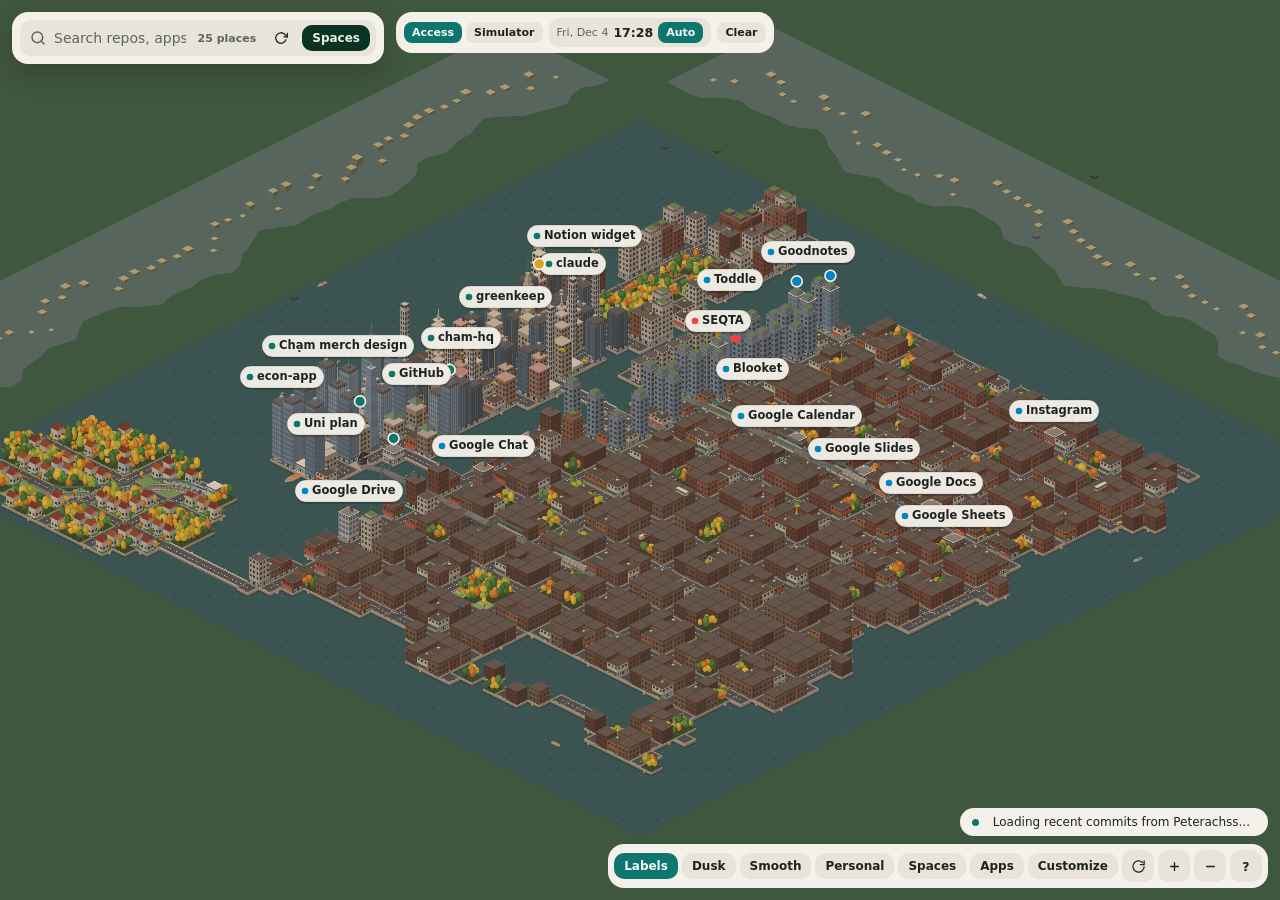
<file: index.html>
<!DOCTYPE html>
<html lang="en">
<head>
  <meta charset="UTF-8" />
  <meta name="viewport" content="width=device-width, initial-scale=1.0, viewport-fit=cover" />
  <meta name="theme-color" content="#0f766e" />
  <title>Workspace City, GitHub &amp; Google Maps Studio</title>
  <meta name="description" content="Interactive isometric city workspace uniting GitHub repositories, Google apps, study tools, live simulation, and PWA offline support." />
  <meta property="og:title" content="Workspace City, GitHub &amp; Google Maps Studio" />
  <meta property="og:description" content="Explore GitHub repos, Google apps, live commits, bots, traffic simulation, and economy on a sharp 32x32 isometric city." />
  <meta property="og:type" content="website" />
  <link rel="manifest" href="manifest.webmanifest" />
  <link rel="dns-prefetch" href="https://docs.google.com" />
  <link rel="dns-prefetch" href="https://mail.google.com" />
  <link rel="dns-prefetch" href="https://calendar.google.com" />
  <link rel="dns-prefetch" href="https://learn.ishcmc.edu.vn" />
  <link rel="dns-prefetch" href="https://web.toddleapp.com" />
  <link rel="dns-prefetch" href="https://web.goodnotes.com" />
  <link rel="dns-prefetch" href="https://dashboard.blooket.com" />
  <link rel="dns-prefetch" href="https://github.com" />
  <link rel="dns-prefetch" href="https://econ-app-bice.vercel.app" />
  <link rel="icon" href="icon.svg" type="image/svg+xml" />
  <link rel="stylesheet" href="city.css?v=113" />
</head>
<body>
  <main class="app">
    <canvas id="stage" aria-label="Interactive workspace city map. Drag to pan, scroll to zoom, click any building or label to open it."></canvas>

    <section class="search-dock ui-chrome" aria-label="Workspace search and filters">
      <div class="search-bar">
        <svg class="search-icon" width="16" height="16" viewBox="0 0 24 24" fill="none" stroke="currentColor" stroke-width="2.2" stroke-linecap="round" stroke-linejoin="round" aria-hidden="true"><circle cx="11" cy="11" r="8"/><line x1="21" y1="21" x2="16.65" y2="16.65"/></svg>
        <input id="repoSearch" type="search" placeholder="Search repos, apps, commits..." autocomplete="off" aria-label="Search repositories, apps, commits, and issues" />
        <button id="clearSearch" class="chip icon tiny" type="button" aria-label="Clear search" hidden>
          <svg width="14" height="14" viewBox="0 0 24 24" fill="none" stroke="currentColor" stroke-width="2.2" aria-hidden="true"><line x1="18" y1="6" x2="6" y2="18"/><line x1="6" y1="6" x2="18" y2="18"/></svg>
        </button>
        <span id="repoCount" class="repo-count tnum">20 places</span>
        <button id="syncBtn" class="chip icon tiny sync-wrap" type="button" aria-label="Refresh live GitHub and weather data" title="Sync GitHub and weather">
          <svg width="14" height="14" viewBox="0 0 24 24" fill="none" stroke="currentColor" stroke-width="2.2" stroke-linecap="round" stroke-linejoin="round" aria-hidden="true"><polyline points="23 4 23 10 17 10"/><path d="M20.49 15a9 9 0 1 1-2.12-9.36L23 10"/></svg>
          <span id="notifBadge" class="notif-badge" hidden>0</span>
        </button>
        <button id="wsTopBtn" class="chip small ws-dock" type="button" title="Open your workspaces (Ctrl+K to jump anywhere)">Spaces</button>
      </div>

      <div id="searchResults" class="search-results" role="listbox" aria-label="Matching items" hidden></div>
    </section>

    <header class="sim-pill ui-chrome" aria-label="City clock, weather, and simulation status">
      <div class="mode-switch" role="group" aria-label="App mode">
        <button class="chip tiny mode-btn" type="button" data-mode="access" aria-pressed="true" title="Access mode: search, links and the city map">Access</button>
        <button class="chip tiny mode-btn" type="button" data-mode="sim" aria-pressed="false" title="Simulator mode: economy and building tools">Simulator</button>
      </div>
      <div class="sim-group">
        <span id="dateText" class="sim-meta tnum">Mon, Nov 11</span>
        <span id="clockText" class="sim-val tnum">17:24</span>
        <button id="autoTimeBtn" class="chip tiny" type="button" aria-pressed="true" title="Cycle between Auto Day/Night and Real Time clock">Auto</button>
      </div>
      <button id="weatherBtn" class="chip tiny" type="button" title="Toggle or refresh weather">Clear</button>
      <div class="sim-group sim-only">
        <span class="sim-meta">Funds</span>
        <span id="sMoney" class="sim-val tnum">$5,000</span>
      </div>
      <div class="sim-group sim-only">
        <span class="sim-meta">Pop</span>
        <span id="sPop" class="sim-val tnum">0</span>
      </div>
      <button id="econBtn" class="chip tiny sim-only" type="button" aria-expanded="false" aria-controls="econPop">Economy</button>
      <div class="speed-group sim-only" role="group" aria-label="Simulation speed">
        <button class="chip tiny speed-btn" type="button" data-speed="0" aria-pressed="false" aria-label="Pause simulation">Pause</button>
        <button class="chip tiny speed-btn" type="button" data-speed="1" aria-pressed="true">1x</button>
        <button class="chip tiny speed-btn" type="button" data-speed="2" aria-pressed="false">2x</button>
        <button class="chip tiny speed-btn" type="button" data-speed="5" aria-pressed="false">5x</button>
        <button id="stepBtn" class="chip tiny" type="button" title="Step one simulation tick">Step</button>
      </div>
    </header>


    <aside id="buildBar" class="build-bar sim-only ui-chrome" aria-label="Building tools">
      <span class="stat-label">Build</span>
      <div class="tool-grid">
        <button class="chip small tool-btn" type="button" data-tool="select" aria-pressed="true">Select</button>
        <button class="chip small tool-btn" type="button" data-tool="road" aria-pressed="false">Road $20</button>
        <button class="chip small tool-btn" type="button" data-tool="house" aria-pressed="false">Villa $120</button>
        <button class="chip small tool-btn" type="button" data-tool="shop" aria-pressed="false">Studio $200</button>
        <button class="chip small tool-btn" type="button" data-tool="apt" aria-pressed="false">Apts $400</button>
        <button class="chip small tool-btn" type="button" data-tool="office" aria-pressed="false">Tower $800</button>
        <button class="chip small tool-btn" type="button" data-tool="park" aria-pressed="false">Park $60</button>
        <button class="chip small tool-btn" type="button" data-tool="forest" aria-pressed="false">Trees $15</button>
        <button class="chip small tool-btn" type="button" data-tool="upgrade" aria-pressed="false">Upgrade</button>
        <button class="chip small tool-btn" type="button" data-tool="bulldoze" aria-pressed="false">Bulldoze</button>
      </div>
      <p id="buildHint" class="build-hint">Pick a tool, then click or drag on the map.</p>
    </aside>

    <div id="commitTicker" class="ticker-bar ui-chrome" aria-label="Live GitHub commit feed">
      <span class="ticker-dot" aria-hidden="true"></span>
      <button id="tickerLink" class="ticker-btn" type="button">Loading recent commits from Peterachss...</button>
    </div>

    <div id="launchPop" class="launch-pop ui-chrome" data-open="false" role="dialog" aria-label="Open Google and study apps">
      <p id="launchNote" class="stat-label"></p>
      <div id="launchGrid" class="launch-grid"></div>
    </div>

    <section class="map-controls ui-chrome" aria-label="Map, camera, and workspace tools">
      <button id="labelsBtn" class="chip small" type="button" aria-pressed="true">Labels</button>
      <button id="lightBtn" class="chip small" type="button" title="Switch between Dusk, Day and Night">Dusk</button>
      <button id="smoothBarBtn" class="chip small" type="button" aria-pressed="false" title="Smooth mode: steady 30 fps and lighter graphics. Use if the map stutters.">Smooth</button>
      <button id="acctBtn" class="chip small" type="button" aria-pressed="false" title="Switch Google account">Personal</button>
      <button id="wsBtn" class="chip small" type="button" aria-expanded="false" aria-controls="wsPop" title="Workspaces: saved links, tasks and notes (Ctrl+K to jump anywhere)">Spaces</button>
      <button id="launchBtn" class="chip small" type="button" aria-expanded="false" aria-controls="launchPop">Apps</button>
      <button id="customBtn" class="chip small" type="button" aria-expanded="false" aria-controls="customPop">Customize</button>
      <button id="rotBtn" class="chip icon" type="button" aria-label="Rotate map 90 degrees" title="Rotate view (R / Q)">
        <svg width="15" height="15" viewBox="0 0 24 24" fill="none" stroke="currentColor" stroke-width="2" stroke-linecap="round" stroke-linejoin="round" aria-hidden="true"><path d="M21 12a9 9 0 1 1-2.64-6.36"/><polyline points="21 3 21 9 15 9"/></svg>
      </button>
      <button id="zoomIn" class="chip icon" type="button" aria-label="Zoom in" title="Zoom in (+)">
        <svg width="15" height="15" viewBox="0 0 24 24" fill="none" stroke="currentColor" stroke-width="2.2" aria-hidden="true"><line x1="12" y1="5" x2="12" y2="19"/><line x1="5" y1="12" x2="19" y2="12"/></svg>
      </button>
      <button id="zoomOut" class="chip icon" type="button" aria-label="Zoom out" title="Zoom out (-)">
        <svg width="15" height="15" viewBox="0 0 24 24" fill="none" stroke="currentColor" stroke-width="2.2" aria-hidden="true"><line x1="5" y1="12" x2="19" y2="12"/></svg>
      </button>
      <button id="helpBtn" class="chip icon" type="button" aria-label="Keyboard shortcuts" title="Shortcuts (?)">?</button>
    </section>

    <button id="exitPhotoBtn" class="chip primary exit-photo" type="button" hidden>Exit photo mode</button>

    <aside id="inspectCard" class="pop inspect-card ui-chrome" role="dialog" aria-label="Building workspace" data-open="false">
      <div class="inspect-head">
        <div class="inspect-title-wrap">
          <h2 id="inspTitle">Workspace</h2>
          <p id="inspSub" class="insp-sub"></p>
        </div>
        <button id="inspClose" class="chip icon tiny" type="button" aria-label="Close workspace panel">
          <svg width="15" height="15" viewBox="0 0 24 24" fill="none" stroke="currentColor" stroke-width="2.2" aria-hidden="true"><line x1="18" y1="6" x2="6" y2="18"/><line x1="6" y1="6" x2="18" y2="18"/></svg>
        </button>
      </div>

      <p id="inspDesc" class="insp-body"></p>

      <div id="accountRow" class="account-row" hidden>
        <span class="stat-label">Google account</span>
        <div class="acct-pills" role="group" aria-label="Account index">
          <button class="chip tiny acct-btn" type="button" data-acct="0">Personal</button>
          <button class="chip tiny acct-btn" type="button" data-acct="1">School</button>
        </div>
        <span id="acctNote" class="stat-label"></span>
      </div>

      <div class="insp-actions-primary">
        <a id="inspWeb" class="chip small primary link-btn" href="#" target="_blank" rel="noopener noreferrer">Open live site</a>
        <a id="inspEditor" class="chip small link-btn" href="#" target="_blank" rel="noopener noreferrer">Open vscode.dev</a>
        <a id="inspGit" class="chip small link-btn" href="#" target="_blank" rel="noopener noreferrer">GitHub</a>
        <button id="inspCopy" class="chip small" type="button">Copy link</button>
        <button id="inspCutBtn" class="chip small" type="button" aria-pressed="false">Cutaway</button>
        <button id="inspEditBtn" class="chip small" type="button" aria-expanded="false" aria-controls="inspEditBox">Edit</button>
      </div>

      <form id="inspEditBox" class="edit-box" hidden>
        <div class="edit-grid">
          <label class="edit-field">
            <span class="stat-label">Label name</span>
            <input id="editName" class="field-input" type="text" required />
          </label>
          <label class="edit-field">
            <span class="stat-label">Main URL</span>
            <input id="editWeb" class="field-input" type="url" placeholder="https://..." />
          </label>
          <label class="edit-field">
            <span class="stat-label">Quick URL</span>
            <input id="editAlt" class="field-input" type="url" placeholder="https://..." />
          </label>
          <div class="field-row">
            <label class="edit-field grow">
              <span class="stat-label">Building style</span>
              <select id="editStyle" class="repo-select">
                <option value="office">Tower</option>
                <option value="apt">Vault Tower</option>
                <option value="school">Research Hall</option>
                <option value="clinic">Terrace Hub</option>
                <option value="shop">Studio</option>
                <option value="plaza">Civic Plaza</option>
                <option value="house">Villa</option>
                <option value="windmill">Lab Mill</option>
                <option value="wheel">Wheel Studio</option>
              </select>
            </label>
            <label class="edit-field">
              <span class="stat-label">Color</span>
              <input id="editColor" class="color-input" type="color" value="#7fa6c9" />
            </label>
          </div>
          <div class="field-row">
            <button id="editSaveBtn" class="chip small primary" type="submit">Save</button>
            <button id="editResetColor" class="chip small" type="button">Default color</button>
            <button id="editDeleteBtn" class="chip small danger" type="button" hidden>Remove</button>
          </div>
        </div>
      </form>

      <div id="inspMetrics" class="metrics-strip"></div>

      <div class="tabs-bar four" role="tablist" aria-label="Workspace details">
        <button class="tab-btn" type="button" role="tab" data-tab="overview" aria-selected="true">Overview</button>
        <button id="tab2Btn" class="tab-btn" type="button" role="tab" data-tab="second" aria-selected="false">Activity</button>
        <button id="tab3Btn" class="tab-btn" type="button" role="tab" data-tab="third" aria-selected="false">Files</button>
        <button id="tab4Btn" class="tab-btn" type="button" role="tab" data-tab="fourth" aria-selected="false">Issues</button>
      </div>

      <div id="tabOverview" class="tab-panel" role="tabpanel">
        <div id="localStudyBox" class="custom-group" hidden></div>

        <div class="bots-box">
          <div class="bots-head">
            <span class="stat-label">Active bots</span>
            <span id="botsLive" class="bots-live">Live</span>
          </div>
          <div id="inspBots" class="bots-list"></div>
        </div>

        <div id="langBarBox" class="custom-group" hidden>
          <span class="stat-label">Language breakdown</span>
          <div id="langBar" class="lang-bar"></div>
          <div id="langLegend" class="lang-legend"></div>
        </div>

        <div id="sparkBox" class="custom-group" hidden>
          <span class="stat-label">Recent commit cadence</span>
          <div id="sparkWrap"></div>
        </div>

        <div id="inspCloneBox" class="clone-box">
          <span class="stat-label">Quick clone</span>
          <code id="inspCloneCode" class="clone-code"></code>
        </div>
      </div>

      <div id="tabSecond" class="tab-panel" role="tabpanel" hidden>
        <div id="branchBar" class="field-row" hidden>
          <label class="edit-field grow">
            <span class="stat-label">Branch</span>
            <select id="branchSelect" class="repo-select"></select>
          </label>
        </div>
        <div id="inspSecondList" class="detail-list"></div>
      </div>

      <div id="tabThird" class="tab-panel" role="tabpanel" hidden>
        <form id="pinBookmarkForm" class="bookmark-form" hidden>
          <input id="bmLabel" class="field-input" type="text" placeholder="Pin label (e.g. Bio IA draft)" required />
          <input id="bmUrl" class="field-input" type="url" placeholder="https://docs.google.com/..." required />
          <button class="chip small primary" type="submit">Pin</button>
        </form>
        <div id="readmeBox" class="readme-box" hidden></div>
        <div id="inspThirdList" class="detail-list"></div>
      </div>

      <div id="tabFourth" class="tab-panel" role="tabpanel" hidden>
        <form id="deadlineForm" class="bookmark-form" hidden>
          <input id="dlTitle" class="field-input" type="text" placeholder="Homework / deadline..." required />
          <input id="dlDate" class="field-input" type="text" placeholder="Due (e.g. Thu 14)" required />
          <button class="chip small primary" type="submit">Add flag</button>
        </form>
        <div id="inspFourthList" class="detail-list"></div>
      </div>
    </aside>

    <section id="econPop" class="pop side-pop ui-chrome" role="dialog" aria-label="Economy, needs, goals, and events" data-open="false">
      <div class="inspect-head">
        <h2>City simulation &amp; economy</h2>
        <button class="chip icon tiny pop-close" data-target="econPop" data-btn="econBtn" type="button" aria-label="Close economy panel">
          <svg width="14" height="14" viewBox="0 0 24 24" fill="none" stroke="currentColor" stroke-width="2.2" aria-hidden="true"><line x1="18" y1="6" x2="6" y2="18"/><line x1="6" y1="6" x2="18" y2="18"/></svg>
        </button>
      </div>
      <div id="econStats" class="detail-list"></div>
      <div id="needsMeters" class="custom-group"></div>
      <div id="eventCard" class="custom-group" hidden></div>
      <div class="custom-group">
        <span class="stat-label">Bot productivity leaderboard</span>
        <div id="leaderboardList" class="detail-list"></div>
      </div>
      <div class="custom-group">
        <span class="stat-label">City goals &amp; achievements</span>
        <div id="goalsList" class="detail-list"></div>
      </div>
      <div class="custom-group">
        <span class="stat-label">Disasters &amp; dispatch</span>
        <div class="field-row">
          <button class="chip tiny danger disaster-btn" type="button" data-disaster="storm">Storm</button>
          <button class="chip tiny danger disaster-btn" type="button" data-disaster="power">Power cut</button>
          <button class="chip tiny danger disaster-btn" type="button" data-disaster="bugs">Bug alert</button>
          <button id="repairBtn" class="chip tiny primary" type="button">Dispatch truck</button>
        </div>
      </div>
    </section>

    <section id="citiesPop" class="pop side-pop ui-chrome" role="dialog" aria-label="Saved cities, sharing, and exports" data-open="false">
      <div class="inspect-head">
        <h2>Cities &amp; export</h2>
        <button class="chip icon tiny pop-close" data-target="citiesPop" data-btn="citiesBtn" type="button" aria-label="Close cities panel">
          <svg width="14" height="14" viewBox="0 0 24 24" fill="none" stroke="currentColor" stroke-width="2.2" aria-hidden="true"><line x1="18" y1="6" x2="6" y2="18"/><line x1="6" y1="6" x2="18" y2="18"/></svg>
        </button>
      </div>
      <div id="slotList" class="detail-list"></div>
      <div class="more-grid">
        <button id="shareLinkBtn" class="chip small primary" type="button">Copy share link</button>
        <button id="pngBtn" class="chip small" type="button">PNG screenshot</button>
        <button id="pngTransBtn" class="chip small" type="button">Transparent PNG</button>
        <button id="timelapseBtn" class="chip small" type="button">Record timelapse</button>
        <button id="exportBtn" class="chip small" type="button">Export JSON</button>
        <button id="importBtn" class="chip small" type="button">Import JSON</button>
        <button id="resetBtn" class="chip small danger" type="button">Reset layout</button>
        <input id="importFile" type="file" accept=".json,application/json" hidden />
      </div>
    </section>

    <section id="customPop" class="pop side-pop ui-chrome" role="dialog" aria-label="Customize workspace city" data-open="false">
      <div class="inspect-head">
        <h2>Customize &amp; look</h2>
        <button class="chip icon tiny pop-close" data-target="customPop" data-btn="customBtn" type="button" aria-label="Close customize panel">
          <svg width="14" height="14" viewBox="0 0 24 24" fill="none" stroke="currentColor" stroke-width="2.2" aria-hidden="true"><line x1="18" y1="6" x2="6" y2="18"/><line x1="6" y1="6" x2="18" y2="18"/></svg>
        </button>
      </div>
      <div class="custom-group">
        <span class="stat-label">City map &amp; saves</span>
        <div class="field-row"><button id="openCitiesBtn" class="chip small" type="button">Cities, saves &amp; New York map</button></div>
      </div>
      <div class="custom-group">
        <span class="stat-label">Map theme</span>
        <div id="themeRow" class="theme-grid" role="group" aria-label="Map biome themes">
          <button class="filter-chip theme-btn" type="button" data-theme="dark" aria-pressed="false">Dark</button>
          <button class="filter-chip theme-btn" type="button" data-theme="forest" aria-pressed="false">Forest</button>
          <button class="filter-chip theme-btn" type="button" data-theme="autumn" aria-pressed="true">Autumn</button>
          <button class="filter-chip theme-btn" type="button" data-theme="sakura" aria-pressed="false">Sakura</button>
          <button class="filter-chip theme-btn" type="button" data-theme="desert" aria-pressed="false">Desert</button>
          <button class="filter-chip theme-btn" type="button" data-theme="snow" aria-pressed="false">Snow</button>
        </div>
      </div>

      <div class="custom-group">
        <span class="stat-label">Time of day</span>
        <input id="clockSlider" type="range" min="0" max="24" step="0.05" value="17.4" aria-label="Adjust time of day" />
        <div class="more-grid">
          <button id="realTimeBtn" class="chip small" type="button" aria-pressed="false">Real-time clock</button>
          <button id="localWeatherBtn" class="chip small" type="button">Local weather</button>
        </div>
      </div>

      <div class="custom-group">
        <span class="stat-label">Google accounts</span>
        <label class="edit-field"><span class="stat-label">Personal Google email</span>
          <input id="acctEmailP" class="field-input" type="email" placeholder="you@gmail.com" autocomplete="off" /></label>
        <label class="edit-field"><span class="stat-label">School Google email</span>
          <input id="acctEmailS" class="field-input" type="email" placeholder="you@school.edu" autocomplete="off" /></label>
        <p class="stat-label">Saved only in this browser. Makes Personal and School always open the right account.</p>
        <div class="more-grid">
          <button id="swapAcctBtn" class="chip small" type="button" aria-pressed="false" title="Turn on if your personal Google account is the second one you signed in to in this browser">Personal is my 2nd sign-in</button>
        </div>
      </div>

      <div class="custom-group">
        <span class="stat-label">Accessibility &amp; audio</span>
        <div class="more-grid">
          <button id="darkModeBtn" class="chip small" type="button" aria-pressed="false">Dark UI</button>
          <button id="cbModeBtn" class="chip small" type="button" aria-pressed="false">Color-blind</button>
          <button id="largeTextBtn" class="chip small" type="button" aria-pressed="false">Larger text</button>
          <button id="ghostBtn" class="chip small" type="button" aria-pressed="false">Ghost town</button>
          <button id="smoothBtn" class="chip small" type="button" aria-pressed="false" title="Steady 30 fps with lighter graphics. Use if the map stutters.">Smooth mode</button>
          <button id="agentsBtn" class="chip small" type="button" aria-pressed="true">Agents &amp; traffic</button>
          <button id="soundBtn" class="chip small" type="button" aria-pressed="false">Sound off</button>
          <button id="musicBtn" class="chip small" type="button" aria-pressed="false">Calm music</button>
          <button id="heatBtn" class="chip small" type="button" aria-pressed="true">Commit heatmap</button>
        </div>
      </div>

      <form id="addPlaceForm" class="custom-group">
        <span class="stat-label">Add building shortcut to map</span>
        <input id="addName" class="field-input" type="text" placeholder="Name (e.g. Google Drive)" required />
        <input id="addUrl" class="field-input" type="url" placeholder="URL (https://drive.google.com)" required />
        <div class="field-row">
          <select id="addDistrict" class="repo-select" aria-label="District bank">
            <option value="google">South Bank (Study)</option>
            <option value="github">North Bank (Projects)</option>
          </select>
          <select id="addBuilding" class="repo-select" aria-label="Building style">
            <option value="office">Tower</option>
            <option value="school">Research Hall</option>
            <option value="clinic">Terrace Hub</option>
            <option value="shop">Studio</option>
            <option value="plaza">Civic Plaza</option>
            <option value="house">Villa</option>
          </select>
        </div>
        <button class="chip small primary" type="submit">Add to city</button>
      </form>
    </section>

    <section id="comparePop" class="pop compare-pop ui-chrome" role="dialog" aria-label="Compare two repositories" data-open="false">
      <div class="inspect-head">
        <h2>Compare two repositories</h2>
        <button class="chip icon tiny pop-close" data-target="comparePop" data-btn="compareBtn" type="button" aria-label="Close compare panel">
          <svg width="14" height="14" viewBox="0 0 24 24" fill="none" stroke="currentColor" stroke-width="2.2" aria-hidden="true"><line x1="18" y1="6" x2="6" y2="18"/><line x1="6" y1="6" x2="18" y2="18"/></svg>
        </button>
      </div>
      <div class="field-row">
        <select id="cmpA" class="repo-select" aria-label="First repository"></select>
        <select id="cmpB" class="repo-select" aria-label="Second repository"></select>
      </div>
      <div id="cmpGrid" class="cmp-grid"></div>
    </section>

    <section id="helpPop" class="pop side-pop ui-chrome" role="dialog" aria-label="Keyboard shortcuts" data-open="false">
      <div class="inspect-head">
        <h2>Keyboard shortcuts</h2>
        <button class="chip icon tiny pop-close" data-target="helpPop" data-btn="helpBtn" type="button" aria-label="Close shortcuts panel">
          <svg width="14" height="14" viewBox="0 0 24 24" fill="none" stroke="currentColor" stroke-width="2.2" aria-hidden="true"><line x1="18" y1="6" x2="6" y2="18"/><line x1="6" y1="6" x2="18" y2="18"/></svg>
        </button>
      </div>
      <div id="helpList" class="detail-list"></div>
    </section>

    <section id="wsPop" class="wsn" role="dialog" aria-label="Workspaces" data-open="false">
      <aside id="wsSide" class="wsn-side"></aside>
      <div class="wsn-mainwrap"><div id="wsBody" class="wsn-body"></div></div>
      <button id="wsClose" class="wsn-close" type="button" aria-label="Close workspaces">x</button>
    </section>
    <div id="wsPalette" class="ws-palette" hidden role="dialog" aria-label="Command palette">
      <div class="ws-palbox ui-chrome">
        <input id="wsPalInput" type="text" autocomplete="off" placeholder="Jump to a workspace, link, building or action" aria-label="Command palette" />
        <div id="wsPalList" class="ws-pallist" role="listbox"></div>
      </div>
    </div>

    <div id="carToast" class="car-toast ui-chrome" role="status" hidden></div>
    <div id="tip" class="tip ui-chrome" role="status" hidden></div>
  </main>
  <script src="catalog.js?v=113"></script>
  <script src="nyc.js?v=113"></script>
  <script src="city.js?v=113"></script>
  <script src="workspaces.js?v=113"></script>
</body>
</html>
</file>
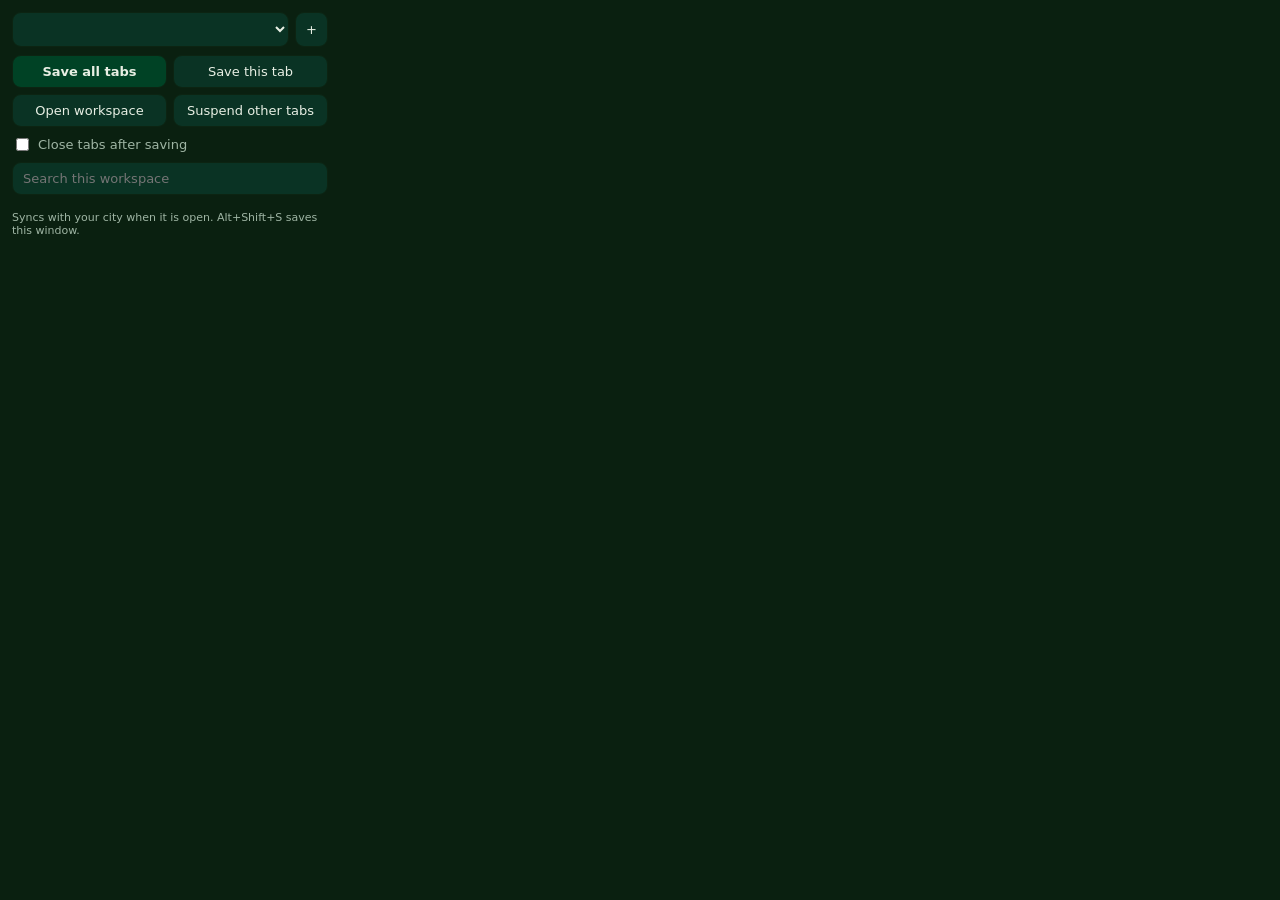
<file: extension/popup.html>
<!doctype html>
<html lang="en">
<head>
  <meta charset="utf-8" />
  <title>City Workspaces</title>
  <link rel="stylesheet" href="popup.css" />
</head>
<body>
  <header>
    <select id="space" aria-label="Workspace"></select>
    <button id="newSpace" title="New workspace">+</button>
  </header>
  <p id="hint" class="muted"></p>
  <div class="grid">
    <button id="saveWin" class="primary">Save all tabs</button>
    <button id="saveTab">Save this tab</button>
    <button id="openAll">Open workspace</button>
    <button id="suspend">Suspend other tabs</button>
  </div>
  <label class="check"><input type="checkbox" id="closeAfter" /> Close tabs after saving</label>
  <input id="filter" type="search" placeholder="Search this workspace" aria-label="Search this workspace" />
  <div id="list" class="list"></div>
  <p class="muted foot">Syncs with your city when it is open. Alt+Shift+S saves this window.</p>
  <script src="popup.js"></script>
</body>
</html>
</file>
<file: city.css>
:root {
  --surface: #f4f1ea;
  --surface-2: #e8e4da;
  --surface-3: #dcd7ca;
  --ink: #1d2320;
  --ink-muted: #5b655f;
  --accent: #0f766e;
  --accent-ink: #f4fbf9;
  --danger: #b4513f;
  --warn: #d9a21f;
  --ease: cubic-bezier(0.23, 1, 0.32, 1);
  --ui-scale: 1;
  font-family: system-ui, -apple-system, "Segoe UI", sans-serif;
  color: var(--ink);
}

:root[data-dark="true"] {
  --surface: #333D29;
  --surface-2: #3b4530;
  --surface-3: #414833;
  --ink: #E4E6D2;
  --ink-muted: #B6AD90;
  --accent: #A4AC86;
  --accent-ink: #2a3322;
  --danger: #936639;
  --warn: #A68A64;
}

/* dark UI: dark panels, plain dark buttons; teal fill = selected / on / main action */
:root[data-dark="true"] body { background: #262d1e; color: var(--ink); }
:root[data-dark="true"] .chip,
:root[data-dark="true"] .filter-chip,
:root[data-dark="true"] .edition-btn,
:root[data-dark="true"] .tab-btn,
:root[data-dark="true"] .preset-btn { background: #414833; color: #E4E6D2; box-shadow: none; }
:root[data-dark="true"] .chip:hover,
:root[data-dark="true"] .filter-chip:hover,
:root[data-dark="true"] .tab-btn:hover { background: #565e3f; }
:root[data-dark="true"] .chip[aria-pressed="true"],
:root[data-dark="true"] .chip.primary,
:root[data-dark="true"] .filter-chip[aria-pressed="true"],
:root[data-dark="true"] .tab-btn[aria-selected="true"],
:root[data-dark="true"] .edition-btn[aria-selected="true"] { background: #A4AC86; color: #2a3322; font-weight: 700; box-shadow: none; }
:root[data-dark="true"] .chip:disabled { opacity: 0.5; }
:root[data-dark="true"] .pop,
:root[data-dark="true"] .inspect-card,
:root[data-dark="true"] .search-dock,
:root[data-dark="true"] .sim-pill,
:root[data-dark="true"] .map-controls,
:root[data-dark="true"] .build-bar { background: #333D29; color: #E4E6D2; border-color: rgba(255, 255, 255, 0.07); }
:root[data-dark="true"] .search-bar,
:root[data-dark="true"] .search-results,
:root[data-dark="true"] .metrics-strip > *,
:root[data-dark="true"] .detail-row,
:root[data-dark="true"] .bot-row,
:root[data-dark="true"] .tabs-bar,
:root[data-dark="true"] .account-row,
:root[data-dark="true"] .field-input,
:root[data-dark="true"] select { background: #3b4530; color: #E4E6D2; }
:root[data-dark="true"] .insp-body, :root[data-dark="true"] .detail-sub, :root[data-dark="true"] .stat-label { color: #B6AD90; }
:root[data-dark="true"] input::placeholder { color: #94987b; }

:root[data-cb="true"] {
  --accent: #0072b2;
  --accent-ink: #f4f9fd;
  --danger: #d55e00;
  --warn: #e69f00;
}

:root[data-large="true"] {
  --ui-scale: 1.12;
}

* { box-sizing: border-box; margin: 0; }
[hidden] { display: none !important; }

html, body { height: 100%; overflow: hidden; background: #162b1f; }

.app {
  position: relative;
  height: 100dvh;
  width: 100%;
  padding: env(safe-area-inset-top) env(safe-area-inset-right) env(safe-area-inset-bottom) env(safe-area-inset-left);
  font-size: calc(13px * var(--ui-scale));
}

:root[data-photo="true"] .ui-chrome {
  opacity: 0 !important;
  pointer-events: none !important;
}

.exit-photo {
  position: absolute;
  top: max(12px, env(safe-area-inset-top));
  right: 12px;
  z-index: 8;
}

#stage {
  position: absolute;
  inset: 0;
  width: 100%;
  height: 100%;
  display: block;
  touch-action: none;
  cursor: grab;
}

.tnum, .stat-value { font-variant-numeric: tabular-nums; }

.search-dock, .sim-pill, .minimap-box, .ticker-bar, .map-controls, .tip, .car-toast, .pop {
  position: absolute;
  background: var(--surface);
  color: var(--ink);
  border-radius: 16px;
  transition: opacity 200ms var(--ease), transform 180ms var(--ease);
}

.search-dock {
  top: max(12px, env(safe-area-inset-top));
  left: 12px;
  width: 372px;
  max-width: calc(100% - 24px);
  padding: 8px;
  display: grid;
  gap: 6px;
  z-index: 4;
  box-shadow: 0 10px 24px rgba(10, 18, 14, 0.22);
}

.search-bar {
  display: flex;
  align-items: center;
  gap: 6px;
  background: var(--surface-2);
  border-radius: 11px;
  padding: 4px 6px 4px 10px;
}

.search-icon { color: var(--ink-muted); flex-shrink: 0; }

#repoSearch {
  appearance: none;
  border: 0;
  background: transparent;
  font: inherit;
  font-size: calc(14px * var(--ui-scale));
  color: var(--ink);
  width: 100%;
  min-width: 0;
  padding: 6px 2px;
}

#repoSearch::placeholder { color: var(--ink-muted); }
#repoSearch:focus { outline: none; }
#repoSearch::-webkit-search-cancel-button { display: none; }

.repo-count {
  font-size: calc(11px * var(--ui-scale));
  font-weight: 600;
  color: var(--ink-muted);
  white-space: nowrap;
  padding: 0 4px;
}

.sync-wrap { position: relative; }

.notif-badge {
  position: absolute;
  top: -4px;
  right: -4px;
  min-width: 15px;
  height: 15px;
  padding: 0 3px;
  border-radius: 99px;
  background: var(--danger);
  color: #fff;
  font-size: 9px;
  font-weight: 700;
  display: grid;
  place-items: center;
  font-variant-numeric: tabular-nums;
}

.filter-row {
  display: flex;
  flex-wrap: wrap;
  gap: 4px;
}

.filter-chip {
  appearance: none;
  border: 0;
  font: inherit;
  font-size: calc(11.5px * var(--ui-scale));
  font-weight: 600;
  color: var(--ink-muted);
  background: var(--surface-2);
  padding: 5px 9px;
  border-radius: 99px;
  cursor: pointer;
  transition: transform 120ms var(--ease), background-color 120ms var(--ease), color 120ms var(--ease);
}

.filter-chip[aria-pressed="true"] {
  background: var(--accent);
  color: var(--accent-ink);
}

.filter-chip:active { transform: scale(0.97); }

.search-results {
  display: grid;
  gap: 4px;
  max-height: min(300px, 42dvh);
  overflow-y: auto;
  padding-top: 2px;
}

.search-item {
  appearance: none;
  border: 0;
  font: inherit;
  text-align: left;
  width: 100%;
  display: grid;
  grid-template-columns: 10px 1fr auto;
  gap: 8px;
  align-items: center;
  padding: 8px 10px;
  background: var(--surface-2);
  border-radius: 10px;
  cursor: pointer;
  color: var(--ink);
  transition: background-color 120ms var(--ease), transform 120ms var(--ease);
}

.search-item:active { transform: scale(0.99); }
.search-item[aria-selected="true"] { background: var(--surface-3); }
.search-dot { width: 8px; height: 8px; border-radius: 99px; background: var(--accent); }
.search-dot.priv { background: var(--warn); }
.search-main { min-width: 0; display: grid; gap: 1px; }
.search-title { font-size: calc(13px * var(--ui-scale)); font-weight: 650; white-space: nowrap; overflow: hidden; text-overflow: ellipsis; }
.search-sub { font-size: calc(11px * var(--ui-scale)); color: var(--ink-muted); white-space: nowrap; overflow: hidden; text-overflow: ellipsis; }
.search-tag { font-size: calc(11px * var(--ui-scale)); font-weight: 600; color: var(--accent); white-space: nowrap; }

.sim-pill {
  top: max(12px, env(safe-area-inset-top));
  left: 396px;
  right: 12px;
  width: max-content;
  max-width: calc(100% - 408px);
  display: flex;
  align-items: center;
  gap: 6px;
  padding: 6px 8px;
  overflow-x: auto;
  z-index: 3;
}

.sim-group {
  display: flex;
  align-items: center;
  gap: 5px;
  padding: 4px 8px;
  background: var(--surface-2);
  border-radius: 10px;
  white-space: nowrap;
}

.sim-meta { font-size: calc(11px * var(--ui-scale)); color: var(--ink-muted); }
.sim-val { font-size: calc(12.5px * var(--ui-scale)); font-weight: 650; }
.speed-group, .preset-group, .acct-pills { display: flex; align-items: center; gap: 3px; }

.minimap-box {
  bottom: max(12px, env(safe-area-inset-bottom));
  left: 12px;
  padding: 5px;
  z-index: 3;
  box-shadow: 0 8px 20px rgba(10, 18, 14, 0.22);
}

#minimap {
  display: block;
  border-radius: 11px;
  cursor: pointer;
}

.ticker-bar {
  bottom: calc(max(12px, env(safe-area-inset-bottom)) + 52px);
  right: 12px;
  max-width: min(520px, calc(100% - 24px));
  display: flex;
  align-items: center;
  gap: 8px;
  padding: 6px 12px;
  z-index: 2;
}

.ticker-dot {
  width: 7px;
  height: 7px;
  border-radius: 99px;
  background: var(--accent);
  flex-shrink: 0;
  animation: botPulse 1.6s ease-in-out infinite;
}

.ticker-btn {
  appearance: none;
  border: 0;
  background: transparent;
  font: inherit;
  font-size: calc(12px * var(--ui-scale));
  color: var(--ink);
  text-align: left;
  cursor: pointer;
  white-space: nowrap;
  overflow: hidden;
  text-overflow: ellipsis;
}

.map-controls {
  bottom: max(12px, env(safe-area-inset-bottom));
  right: 12px;
  display: flex;
  align-items: center;
  gap: 4px;
  padding: 6px;
  max-width: calc(100% - 24px);
  overflow-x: auto;
  z-index: 3;
}

.chip {
  appearance: none;
  border: 0;
  font: inherit;
  font-size: calc(12.5px * var(--ui-scale));
  font-weight: 600;
  color: var(--ink);
  background: var(--surface-2);
  padding: 7px 11px;
  border-radius: 10px;
  cursor: pointer;
  white-space: nowrap;
  transition: transform 120ms var(--ease), background-color 120ms var(--ease);
}

.chip:active { transform: scale(0.97); }
.chip.icon { width: 32px; height: 32px; padding: 0; display: grid; place-items: center; flex-shrink: 0; }
.chip.icon.tiny { width: 26px; height: 26px; border-radius: 8px; flex-shrink: 0; }
.chip.tiny { padding: 4px 8px; font-size: calc(11px * var(--ui-scale)); border-radius: 8px; }
.chip.small { padding: 6px 10px; font-size: calc(12px * var(--ui-scale)); }
.chip[aria-pressed="true"], .chip.primary { background: var(--accent); color: var(--accent-ink); }
.chip.danger { background: var(--danger); color: #fff; }
.chip:disabled { opacity: 0.4; cursor: default; transform: none; }
.link-btn { text-decoration: none; display: inline-flex; align-items: center; gap: 5px; }

@media (hover: hover) and (pointer: fine) {
  .chip:hover:not([aria-pressed="true"]):not(:disabled):not(.primary):not(.danger) { background: var(--surface-3); }
  .chip.primary:hover { opacity: 0.92; }
  .filter-chip:hover:not([aria-pressed="true"]) { background: var(--surface-3); }
  .search-item:hover, .detail-row:hover { background: var(--surface-3); }
}

.tip, .car-toast {
  top: 0;
  left: 0;
  pointer-events: none;
  padding: 7px 11px;
  font-size: calc(12px * var(--ui-scale));
  line-height: 1.4;
  max-width: 260px;
  text-wrap: pretty;
  z-index: 6;
}

.car-toast {
  top: max(62px, calc(env(safe-area-inset-top) + 54px));
  left: 50%;
  transform: translateX(-50%);
  pointer-events: auto;
  max-width: 340px;
  box-shadow: 0 8px 22px rgba(10, 18, 14, 0.22);
}

.pop {
  padding: 14px;
  display: grid;
  gap: 10px;
  z-index: 5;
  opacity: 0;
  pointer-events: none;
  box-shadow: 0 12px 28px rgba(10, 18, 14, 0.24);
  transition: transform 180ms var(--ease), opacity 180ms var(--ease);
}

.pop[data-open="true"] {
  opacity: 1;
  transform: scale(1) translateY(0);
  pointer-events: auto;
}

.side-pop {
  bottom: calc(max(12px, env(safe-area-inset-bottom)) + 54px);
  right: 12px;
  width: 348px;
  max-width: calc(100% - 24px);
  max-height: calc(100dvh - 130px);
  overflow-y: auto;
  transform-origin: bottom right;
  transform: scale(0.95) translateY(4px);
}

.compare-pop {
  top: max(64px, calc(env(safe-area-inset-top) + 52px));
  left: 50%;
  width: 560px;
  max-width: calc(100% - 24px);
  max-height: calc(100dvh - 140px);
  overflow-y: auto;
  transform-origin: top center;
  transform: translateX(-50%) scale(0.96);
}

.compare-pop[data-open="true"] { transform: translateX(-50%) scale(1); }
.cmp-grid { display: grid; grid-template-columns: 1fr 1fr; gap: 8px; }
.cmp-col { display: grid; gap: 6px; padding: 10px; background: var(--surface-2); border-radius: 11px; align-content: start; }

.custom-group, .edit-box {
  display: grid;
  gap: 7px;
  padding: 10px;
  background: var(--surface-2);
  border-radius: 11px;
}

.theme-grid {
  display: grid;
  grid-template-columns: repeat(4, 1fr);
  gap: 4px;
}

.field-input {
  appearance: none;
  font: inherit;
  font-size: calc(13px * var(--ui-scale));
  color: var(--ink);
  background: var(--surface);
  border: 1px solid var(--surface-3);
  border-radius: 8px;
  padding: 7px 9px;
  width: 100%;
  min-width: 0;
}

.color-input {
  width: 44px;
  height: 32px;
  border: 1px solid var(--surface-3);
  border-radius: 8px;
  background: var(--surface);
  cursor: pointer;
  padding: 2px;
}

#clockSlider { width: 100%; accent-color: var(--accent); }
.field-row { display: flex; align-items: end; gap: 6px; flex-wrap: wrap; }
.field-row .grow, .grow { flex: 1; min-width: 0; }
.more-grid { display: grid; grid-template-columns: 1fr 1fr; gap: 6px; }

.inspect-card {
  top: max(62px, calc(env(safe-area-inset-top) + 52px));
  right: 12px;
  width: 404px;
  max-width: calc(100% - 24px);
  max-height: calc(100dvh - 154px);
  overflow-y: auto;
  align-content: start;
  transform-origin: top right;
  transform: scale(0.96) translateY(-4px);
}

.inspect-head { display: flex; align-items: flex-start; justify-content: space-between; gap: 10px; }
.inspect-head h2 { font-size: calc(17px * var(--ui-scale)); font-weight: 700; text-wrap: balance; word-break: break-word; }
.inspect-title-wrap { min-width: 0; }
.insp-sub { font-size: calc(12px * var(--ui-scale)); color: var(--ink-muted); margin-top: 2px; font-variant-numeric: tabular-nums; }
.insp-body { font-size: calc(13px * var(--ui-scale)); line-height: 1.45; color: var(--ink-muted); text-wrap: pretty; }

.account-row {
  display: flex;
  align-items: center;
  justify-content: space-between;
  gap: 8px;
  padding: 6px 9px;
  background: var(--surface-2);
  border-radius: 10px;
}

.insp-actions-primary { display: flex; flex-wrap: wrap; gap: 5px; }
.edit-grid { display: grid; gap: 8px; }
.edit-field { display: grid; gap: 4px; }

.metrics-strip {
  display: grid;
  grid-template-columns: repeat(4, 1fr);
  gap: 6px;
}

.metric-cell {
  background: var(--surface-2);
  border-radius: 10px;
  padding: 7px 8px;
  display: grid;
  gap: 2px;
}

.stat-label { font-size: calc(11px * var(--ui-scale)); color: var(--ink-muted); }
.metric-val { font-size: calc(13px * var(--ui-scale)); font-weight: 650; font-variant-numeric: tabular-nums; white-space: nowrap; overflow: hidden; text-overflow: ellipsis; }

.tabs-bar {
  display: grid;
  grid-template-columns: repeat(4, 1fr);
  gap: 4px;
  background: var(--surface-2);
  padding: 4px;
  border-radius: 11px;
}

.tab-btn {
  appearance: none;
  border: 0;
  font: inherit;
  font-size: calc(11.5px * var(--ui-scale));
  font-weight: 600;
  color: var(--ink-muted);
  background: transparent;
  padding: 6px 4px;
  border-radius: 8px;
  cursor: pointer;
  transition: background-color 120ms var(--ease), color 120ms var(--ease);
}

.tab-btn[aria-selected="true"] { background: var(--surface); color: var(--ink); }
.tab-panel { display: grid; gap: 10px; }

.bots-box, .clone-box {
  display: grid;
  gap: 7px;
  padding: 10px;
  background: var(--surface-2);
  border-radius: 11px;
}

.bots-head { display: flex; align-items: center; justify-content: space-between; }
.bots-live { font-size: calc(11px * var(--ui-scale)); font-weight: 600; color: var(--accent); display: inline-flex; align-items: center; gap: 5px; }
.bots-live::before { content: ""; width: 7px; height: 7px; border-radius: 99px; background: var(--accent); }
.bots-list, .detail-list { display: grid; gap: 6px; }

.bot-item {
  display: grid;
  grid-template-columns: 14px 1fr;
  gap: 8px;
  align-items: start;
  padding: 8px 9px;
  background: var(--surface);
  border-radius: 8px;
}

.bot-dot { width: 8px; height: 8px; border-radius: 99px; margin-top: 4px; background: var(--accent); animation: botPulse 1.4s ease-in-out infinite; }
.bot-dot.busy { background: var(--warn); }
.bot-dot.err { background: var(--danger); animation: none; }
.bot-name { font-size: calc(12px * var(--ui-scale)); font-weight: 650; }
.bot-task { font-size: calc(11px * var(--ui-scale)); color: var(--ink-muted); line-height: 1.35; text-wrap: pretty; word-break: break-word; }

@keyframes botPulse {
  0%, 100% { opacity: 1; transform: scale(1); }
  50% { opacity: 0.45; transform: scale(0.85); }
}

.lang-bar { height: 8px; border-radius: 99px; overflow: hidden; display: flex; gap: 2px; }
.lang-legend { display: flex; flex-wrap: wrap; gap: 8px; font-size: 11px; color: var(--ink-muted); }

.meter { display: grid; gap: 4px; }
.meter-top { display: flex; justify-content: space-between; font-size: 12px; }
.meter-track { height: 6px; background: var(--surface); border-radius: 99px; overflow: hidden; }
.meter-fill { height: 100%; background: var(--accent); border-radius: 99px; }

.clone-code {
  display: block;
  padding: 7px 9px;
  background: var(--surface);
  border-radius: 8px;
  font-size: 11px;
  color: var(--ink);
  overflow-x: auto;
  white-space: nowrap;
}

.readme-box {
  padding: 9px 10px;
  background: var(--surface-2);
  border-radius: 10px;
  font-size: 12px;
  line-height: 1.45;
  color: var(--ink-muted);
  white-space: pre-wrap;
  max-height: 140px;
  overflow-y: auto;
}

.pomo-display {
  font-size: 26px;
  font-weight: 700;
  font-variant-numeric: tabular-nums;
}

.note-area {
  min-height: 96px;
  resize: vertical;
  font: inherit;
  font-size: 13px;
  line-height: 1.45;
}

.repo-select {
  appearance: none;
  font: inherit;
  font-size: calc(12.5px * var(--ui-scale));
  font-weight: 600;
  color: var(--ink);
  background: var(--surface) url("data:image/svg+xml,%3Csvg xmlns='http://www.w3.org/2000/svg' width='12' height='12' viewBox='0 0 24 24' fill='none' stroke='%235b655f' stroke-width='2.4' stroke-linecap='round' stroke-linejoin='round'%3E%3Cpolyline points='6 9 12 15 18 9'/%3E%3C/svg%3E") no-repeat right 10px center;
  border: 1px solid var(--surface-3);
  border-radius: 8px;
  padding: 7px 28px 7px 10px;
  cursor: pointer;
  width: 100%;
  min-width: 0;
}

.detail-row {
  display: grid;
  gap: 3px;
  padding: 8px 10px;
  background: var(--surface-2);
  border-radius: 9px;
  text-decoration: none;
  color: var(--ink);
  transition: background-color 120ms var(--ease);
}

.bookmark-row { display: grid; grid-template-columns: 1fr auto; gap: 6px; align-items: center; }
.bookmark-form { display: grid; grid-template-columns: 1fr 1fr auto; gap: 6px; }
.detail-top { display: flex; align-items: center; justify-content: space-between; gap: 8px; }
.detail-title { font-size: calc(12px * var(--ui-scale)); font-weight: 600; overflow: hidden; text-overflow: ellipsis; white-space: nowrap; }
.detail-meta { font-size: calc(11px * var(--ui-scale)); color: var(--ink-muted); font-variant-numeric: tabular-nums; flex-shrink: 0; }
.detail-sub { font-size: calc(11px * var(--ui-scale)); color: var(--ink-muted); line-height: 1.35; }
.sha { font-size: 11px; color: var(--accent); background: var(--surface); padding: 1px 5px; border-radius: 4px; }

:focus-visible { outline: 2px solid var(--accent); outline-offset: 2px; }

@media (max-width: 1120px) and (min-width: 761px) {
  .inspect-card { top: max(148px, calc(env(safe-area-inset-top) + 140px)); max-height: calc(100dvh - 220px); }
  .car-toast { top: max(148px, calc(env(safe-area-inset-top) + 140px)); }
}

@media (max-width: 960px) {
  .sim-pill { top: max(96px, calc(env(safe-area-inset-top) + 88px)); left: 12px; right: 12px; width: auto; max-width: none; }
}

@media (max-width: 760px) {
  .search-dock { left: 12px; right: 12px; width: auto; max-width: none; }
  .filter-row { flex-wrap: nowrap; overflow-x: auto; scrollbar-width: none; }
  .filter-row::-webkit-scrollbar { display: none; }
  .filter-chip { white-space: nowrap; flex-shrink: 0; }
  .sim-pill { top: max(74px, calc(env(safe-area-inset-top) + 66px)); }
  .minimap-box, #rotBtn, .preset-group, #compareBtn { display: none; }
  .ticker-bar { left: 12px; right: 12px; max-width: none; bottom: calc(max(12px, env(safe-area-inset-bottom)) + 52px); }
  .map-controls { left: 12px; right: 12px; max-width: none; }
  .side-pop { left: 12px; right: 12px; width: auto; max-width: none; transform-origin: bottom center; }
  .bookmark-form { grid-template-columns: 1fr; }
  .cmp-grid { grid-template-columns: 1fr; }
  .inspect-card {
    top: auto;
    bottom: 0;
    left: 0;
    right: 0;
    width: 100%;
    max-width: none;
    max-height: 74dvh;
    border-radius: 18px 18px 0 0;
    padding-bottom: calc(16px + env(safe-area-inset-bottom));
    transform-origin: bottom center;
    transform: translateY(14px);
  }
  .inspect-card[data-open="true"] { transform: translateY(0); }
}

@media (prefers-reduced-motion: reduce) {
  .chip, .filter-chip, .search-item, .tab-btn, .detail-row, .pop, .ui-chrome { transition: none; }
  .bot-dot, .ticker-dot { animation: none; }
}







/* modes and build tools */
:root[data-mode="access"] .sim-only { display: none !important; }
.mode-switch { display: inline-flex; gap: 4px; }
.build-bar { position: fixed; left: 12px; top: 150px; z-index: 5; width: 176px; padding: 10px; border-radius: 14px; display: grid; gap: 8px; }
.tool-grid { display: grid; grid-template-columns: 1fr 1fr; gap: 6px; }
.tool-grid .chip { justify-content: center; text-align: center; padding: 7px 6px; font-size: 11.5px; }
.build-hint { margin: 0; font-size: 11.5px; line-height: 1.35; opacity: 0.75; }
@media (max-width: 760px) { .build-bar { width: 150px; top: 150px; } }


/* readability: brighter text, slightly larger small text (olive/brown scheme) */
:root[data-dark="true"] { --ink: #F2F3E4; --ink-muted: #D2CFB5; }
:root[data-dark="true"] .insp-body,
:root[data-dark="true"] .insp-sub,
:root[data-dark="true"] .detail-sub,
:root[data-dark="true"] .stat-label,
:root[data-dark="true"] .sim-meta,
:root[data-dark="true"] .repo-count,
:root[data-dark="true"] .metric-label,
:root[data-dark="true"] .metrics-strip span { color: #D2CFB5; }
:root[data-dark="true"] .inspect-head h2,
:root[data-dark="true"] .detail-title,
:root[data-dark="true"] .sim-val,
:root[data-dark="true"] .metrics-strip b,
:root[data-dark="true"] .metrics-strip strong { color: #F7F8EC; }
:root[data-dark="true"] .chip.small, :root[data-dark="true"] .tab-btn, :root[data-dark="true"] .filter-chip { font-size: 13px; }
:root[data-dark="true"] .chip.tiny { font-size: 12.5px; }
:root[data-dark="true"] .insp-body, :root[data-dark="true"] .detail-sub { font-size: 13px; line-height: 1.45; }
:root[data-dark="true"] .stat-label { font-size: 12px; letter-spacing: 0.02em; }


/* quick account switch + app launcher */
.launch-pop { position: fixed; right: 14px; bottom: 84px; z-index: 6; width: 250px; max-width: calc(100vw - 28px); padding: 12px; border-radius: 16px; background: var(--surface); color: var(--ink); box-shadow: 0 12px 32px rgba(8, 16, 12, 0.35); display: none; gap: 8px; }
.launch-pop[data-open="true"] { display: grid; }
.launch-grid { display: grid; grid-template-columns: 1fr 1fr; gap: 6px; }
.launch-grid .chip { justify-content: center; text-align: center; text-decoration: none; }


/* keep panels from overlapping each other */
.search-dock { z-index: 9; }
body:has(#searchResults:not([hidden])) .build-bar { visibility: hidden; }
.launch-pop { bottom: 120px; }
.side-pop { max-height: calc(100dvh - 300px); }
@media (min-width: 761px) { .side-pop { max-height: calc(100dvh - 240px); } }
@media (max-width: 760px) {
  .build-bar { top: 132px; }
  #customPop, #econPop, #citiesPop, #comparePop, #helpPop { top: 132px; bottom: 128px; max-height: none; }
}
@media (min-width: 761px) {
  #customPop, #econPop, #citiesPop, #comparePop, #helpPop { top: 100px; bottom: 120px; max-height: none; }
}


/* mobile: tidy bottom bar, lift the card above it, and avoid stacked panels */
body:has(.pop[data-open="true"]) .build-bar { visibility: hidden; }
@media (max-width: 760px) {
  #zoomIn, #zoomOut, #helpBtn { display: none; }
  .inspect-card { bottom: calc(max(12px, env(safe-area-inset-bottom)) + 52px); max-height: calc(100dvh - 190px); border-radius: 18px; left: 12px; right: 12px; width: auto; padding-bottom: 16px; }
  body:has(#inspectCard[data-open="true"]) .ticker-bar { display: none; }
}

@media (max-width: 760px) { .car-toast { top: auto; bottom: calc(max(12px, env(safe-area-inset-bottom)) + 104px); } }

/* ---- Workspaces (Workona-style) ---- */
.ws-pop { position: fixed; right: 14px; top: 64px; bottom: 84px; width: 360px; max-width: calc(100vw - 28px); overflow: hidden; grid-template-rows: auto 1fr; }
.ws-head-btns { display: flex; gap: 6px; align-items: center; }
.ws-body { overflow-y: auto; display: grid; gap: 10px; align-content: start; padding-right: 2px; }
.ws-tabs, .ws-actions { display: flex; flex-wrap: wrap; gap: 6px; }
.ws-add input, .ws-notes, .ws-palbox input { width: 100%; box-sizing: border-box; padding: 9px 11px; border-radius: 10px; border: 1px solid var(--surface-3); background: var(--surface-2); color: var(--ink); font: inherit; font-size: 13px; }
.ws-notes { resize: vertical; }
.ws-h { margin: 4px 0 0; font-size: 12px; letter-spacing: .06em; text-transform: uppercase; color: var(--ink-muted); }
.ws-list { display: grid; gap: 4px; }
.ws-row { display: flex; align-items: center; gap: 6px; }
.ws-main { flex: 1; min-width: 0; display: grid; text-align: left; gap: 1px; padding: 7px 10px; border-radius: 10px; border: 0; background: var(--surface-2); color: var(--ink); font: inherit; cursor: pointer; }
.ws-main:hover { background: var(--surface-3); }
.ws-title { font-size: 13px; font-weight: 600; overflow: hidden; text-overflow: ellipsis; white-space: nowrap; }
.ws-sub { font-size: 11px; color: var(--ink-muted); overflow: hidden; text-overflow: ellipsis; white-space: nowrap; }
.ws-task { flex: 1; font-size: 13px; }
.ws-task.done { text-decoration: line-through; color: var(--ink-muted); }
.ws-empty { margin: 0; font-size: 12px; color: var(--ink-muted); padding: 6px 2px; }
.ws-foot { margin-top: 4px; }
.ws-palette { position: fixed; inset: 0; z-index: 30; display: grid; justify-items: center; align-items: start; padding-top: 14vh; background: rgba(8, 16, 12, 0.45); }
.ws-palette[hidden] { display: none; }
.ws-palbox { width: min(560px, calc(100vw - 28px)); padding: 10px; border-radius: 16px; background: var(--surface); color: var(--ink); box-shadow: 0 16px 40px rgba(8, 16, 12, 0.45); display: grid; gap: 8px; }
.ws-pallist { max-height: min(50vh, 420px); overflow-y: auto; display: grid; gap: 2px; }
.pal-row { display: flex; justify-content: space-between; gap: 12px; align-items: baseline; text-align: left; padding: 8px 10px; border: 0; border-radius: 9px; background: transparent; color: var(--ink); font: inherit; font-size: 14px; cursor: pointer; }
.pal-row[aria-selected="true"] { background: var(--accent); color: var(--accent-ink); }
.pal-g { font-size: 11px; opacity: .7; white-space: nowrap; }
@media (max-width: 760px) { .ws-pop { left: 12px; right: 12px; width: auto; top: 90px; bottom: 120px; max-width: none; } }
.ws-pop { background: var(--surface); backdrop-filter: none; }

.ws-row[draggable="true"] { cursor: grab; }
.ws-row.dragging { opacity: .45; }
.ws-row.drop, .ws-list.drop, .ws-sechead.drop { outline: 2px dashed var(--accent); outline-offset: 2px; border-radius: 10px; }
.ws-sechead { display: flex; align-items: center; gap: 6px; margin-top: 4px; }
.ws-sectitle { flex: 1; text-align: left; background: transparent; border: 0; color: var(--ink-muted); font: inherit; font-size: 12px; font-weight: 700; letter-spacing: .05em; text-transform: uppercase; cursor: pointer; padding: 4px 2px; }
.ws-sec { max-width: 92px; font: inherit; font-size: 11px; padding: 4px; border-radius: 8px; border: 1px solid var(--surface-3); background: var(--surface-2); color: var(--ink); }

/* ---- Workspace screen (Workona-style, dark greens) ---- */
.wsn { --rail: #0a2010; --rail-hover: #0a3324; --rail-ink: #e8efe4; --rail-mute: #9fb5a4; --rail-accent: #3f9b6a; --ground: #f4f5f7; --panel: #fff; --ink: #172b4d; --mute: #6b778c; --line: #e4e7ec; --blue: #1a5fd0; --yellow: #f5b800; position: fixed; left: 0; top: 0; bottom: 0; width: min(900px, 60vw); z-index: 8; display: flex; visibility: hidden; opacity: 0; transform: translate3d(-32px, 0, 0); transition: transform .3s cubic-bezier(.16, 1, .3, 1), opacity .18s ease-out, visibility 0s linear .3s; background: var(--ground); color: var(--ink); box-shadow: 6px 0 24px rgba(0, 0, 0, 0.28); font: 15px/1.4 Roboto, system-ui, -apple-system, "Segoe UI", sans-serif; }
.wsn[data-open="true"] { visibility: visible; opacity: 1; transform: none; transition: transform .34s cubic-bezier(.16, 1, .3, 1), opacity .22s ease-out, visibility 0s; }
.wsn button { font: inherit; color: inherit; cursor: pointer; }
.wsn button:focus-visible, .wsn input:focus-visible, .wsn textarea:focus-visible, .wsn summary:focus-visible { outline: 2px solid var(--blue); outline-offset: 2px; }
/* dark rail */
.wsn-side { width: 220px; flex: none; background: var(--rail); color: var(--rail-ink); padding: 14px 0; display: flex; flex-direction: column; gap: 2px; overflow-y: auto; }
.wsn-brand { display: flex; align-items: center; gap: 10px; font-size: 24px; font-weight: 500; margin: 0 16px 18px; letter-spacing: -.01em; }
.wsn-logo { display: grid; place-items: center; width: 26px; height: 26px; background: var(--rail-accent); clip-path: polygon(0 0, 100% 0, 50% 100%); color: transparent; font-size: 0; }
.wsn-nav { text-align: left; background: transparent; border: 0; padding: 8px 16px; color: var(--rail-ink); font-size: 14px; }
.wsn-nav:hover, .wsn-space:hover { background: var(--rail-hover); }
.wsn-nav.small { font-size: 12px; color: var(--rail-mute); padding: 6px 16px; }
.wsn-sidehead { display: flex; justify-content: space-between; align-items: center; margin-top: 14px; padding: 4px 12px 4px 16px; color: var(--rail-mute); font-size: 16px; }
.wsn-plus { width: 28px; height: 28px; border-radius: 50%; border: 0; background: transparent; font-size: 22px; line-height: 1; color: var(--rail-ink); }
.wsn-plus:hover { background: var(--rail-hover); }
.wsn-spaces { display: grid; }
.wsn-space { text-align: left; background: transparent; border: 0; padding: 9px 16px 9px 44px; font-size: 14px; text-transform: uppercase; color: var(--rail-ink); border-left: 4px solid transparent; }
.wsn-space[aria-current="true"] { background: var(--rail-hover); border-left-color: var(--rail-accent); padding-left: 40px; }
.wsn-space.dim { opacity: .7; text-transform: none; }
.wsn-sidefoot { margin-top: auto; display: grid; }
/* light work area */
.wsn-mainwrap { flex: 1; min-width: 0; overflow-y: auto; background: var(--ground); }
.wsn-body { padding: 0 0 48px; display: grid; gap: 0; align-content: start; }
.wsn-top { display: flex; align-items: center; gap: 12px; padding: 10px 56px 8px 24px; }
.wsn-title { margin: 0 auto 0 0; font-size: 26px; font-weight: 400; text-transform: uppercase; cursor: text; color: var(--ink); }
.wsn-search { background: var(--panel); border: 1px solid var(--line); color: var(--ink); border-radius: 24px; padding: 11px 18px; font: inherit; min-width: 0; width: min(330px, 40%); cursor: pointer; }
.wsn-search::placeholder { color: var(--mute); }
.wsn-add input, .wsn-notes { background: var(--panel); border: 1px solid var(--line); color: var(--ink); border-radius: 4px; padding: 9px 12px; font: inherit; min-width: 0; }
.wsn-add input::placeholder { color: var(--mute); }
.wsn-add input { width: 100%; box-sizing: border-box; }
.wsn-notes { width: 100%; box-sizing: border-box; min-height: 340px; resize: vertical; padding: 14px; line-height: 1.55; }
.wsn-btn, .wsn-chipbtn { background: transparent; border: 0; border-radius: 4px; padding: 8px 10px; color: var(--blue); font-size: 14px; }
.wsn-btn:hover, .wsn-chipbtn:hover { background: #e9eef7; }
.wsn-btn.primary { background: var(--blue); color: #fff; }
.wsn-menu { position: relative; }
.wsn-menu summary { list-style: none; cursor: pointer; width: 32px; height: 32px; display: grid; place-items: center; border-radius: 50%; color: var(--mute); }
.wsn-menu summary:hover { background: #e9ebef; }
.wsn-menu summary::-webkit-details-marker { display: none; }
.wsn-create summary { width: auto; height: auto; padding: 11px 22px; border-radius: 24px; background: var(--panel); border: 1px solid var(--line); color: #3b4a63; font-weight: 500; letter-spacing: .08em; font-size: 14px; }
.wsn-create summary:hover { background: #fff; border-color: #cfd5de; }
.wsn-menulist { position: absolute; right: 0; top: calc(100% + 4px); z-index: 3; background: #fff; border-radius: 4px; padding: 6px 0; display: grid; min-width: 210px; box-shadow: 0 6px 20px rgba(23, 43, 77, .24); }
.wsn-menuitem { text-align: left; background: transparent; border: 0; padding: 9px 16px; }
.wsn-menuitem:hover { background: #f1f3f6; }
.wsn-tabs { display: flex; align-items: center; gap: 2px; border-bottom: 1px solid var(--line); padding: 0 24px; }
.wsn-tab { background: transparent; border: 0; padding: 12px 8px; margin-right: 8px; color: var(--mute); border-bottom: 2px solid transparent; margin-bottom: -1px; font-size: 15px; }
.wsn-tab:hover { color: var(--ink); }
.wsn-tab[aria-selected="true"] { color: var(--blue); border-bottom-color: var(--blue); }
.wsn-tabright { margin-left: auto; display: flex; align-items: center; gap: 2px; }
.wsn-content { padding: 24px 24px 0; }
.wsn-cols { display: grid; grid-template-columns: 1.3fr 1fr; gap: 32px; align-items: start; }
.wsn-col { display: grid; gap: 10px; align-content: start; min-height: 200px; }
.wsn-single { max-width: 640px; }
.wsn-colhead { display: flex; justify-content: space-between; align-items: center; padding: 2px 0 6px; }
.wsn-colhead h3 { margin: 0; font-size: 20px; font-weight: 400; color: var(--ink); }
.wsn-list { display: grid; background: var(--panel); box-shadow: 0 1px 3px rgba(23, 43, 77, .12); }
.wsn-list:empty { display: none; }
.wsn-row { display: flex; align-items: center; gap: 14px; padding: 10px 24px; min-height: 44px; }
.wsn-row:hover { background: #f4f6f9; }
.wsn-row[draggable="true"] { cursor: grab; }
.wsn-row.dragging { opacity: .4; }
.wsn-row.drop, .wsn-col.drop, .wsn-list.drop, .wsn-sechead.drop { outline: 2px dashed var(--blue); outline-offset: -2px; }
.wsn-row input[type="checkbox"] { width: 18px; height: 18px; accent-color: var(--blue); flex: none; margin: 0; }
.wsn-ico { width: 20px; height: 20px; border-radius: 4px; display: grid; place-items: center; flex: none; font-size: 11px; font-weight: 700; color: #fff; background: #6b7785; border: 0; }
.wsn-main { flex: 1; min-width: 0; background: transparent; border: 0; text-align: left; display: grid; padding: 0; }
.wsn-rt { overflow: hidden; text-overflow: ellipsis; white-space: nowrap; font-size: 15px; color: var(--ink); }
.wsn-rs { overflow: hidden; text-overflow: ellipsis; white-space: nowrap; font-size: 12px; color: var(--mute); }
.wsn-acts { display: none; gap: 2px; flex: none; }
.wsn-row:hover .wsn-acts, .wsn-row:focus-within .wsn-acts { display: flex; }
.wsn-mini { background: transparent; border: 0; border-radius: 4px; padding: 3px 8px; font-size: 13px; color: var(--blue); }
.wsn-mini:hover { background: #e9eef7; }
.wsn-bulk { display: flex; align-items: center; gap: 4px; flex-wrap: wrap; padding: 6px 14px; background: #e9eef7; font-size: 14px; color: var(--ink); }
.wsn-bulk span { margin-right: auto; }
.wsn-sec { background: var(--panel); padding: 0; display: grid; gap: 0; margin-top: 14px; box-shadow: 0 1px 3px rgba(23, 43, 77, .12); }
.wsn-sec .wsn-list { box-shadow: none; }
.wsn-sechead { display: flex; align-items: center; gap: 4px; padding: 6px 12px 6px 24px; }
.wsn-sectitle { flex: 1; text-align: left; background: transparent; border: 0; color: #44546f; font-size: 12px; letter-spacing: .12em; text-transform: uppercase; padding: 8px 0; }
.wsn-dashed { background: transparent; border: 1px dashed #b3bac6; border-radius: 4px; padding: 14px; color: #44546f; text-transform: uppercase; letter-spacing: .1em; font-size: 12px; margin-top: 14px; }
.wsn-dashed:hover { background: #e9ebef; }
.wsn-empty { margin: 0; padding: 22px 24px; color: #a5adba; font-size: 15px; background: var(--panel); text-align: right; box-shadow: 0 1px 3px rgba(23, 43, 77, .12); }
.wsn-list .wsn-empty { box-shadow: none; }
.wsn-task { flex: 1; }
.wsn-task.done { text-decoration: line-through; color: var(--mute); }
.wsn-close { position: absolute; top: 18px; right: 14px; width: 32px; height: 32px; border-radius: 50%; border: 0; background: transparent; color: var(--mute); cursor: pointer; z-index: 2; }
.wsn-close:hover { background: #e9ebef; }
/* motion */
@keyframes wsnRise { from { opacity: 0; transform: translate3d(0, 10px, 0); } to { opacity: 1; transform: none; } }
@keyframes wsnFade { from { opacity: 0; } to { opacity: 1; } }
@keyframes wsnPop { from { opacity: 0; transform: scale(.95) translate3d(0, -4px, 0); } to { opacity: 1; transform: none; } }
.wsn-in .wsn-top, .wsn-in .wsn-tabs { animation: wsnRise .32s cubic-bezier(.16, 1, .3, 1) both; }
.wsn-in .wsn-tabs { animation-delay: 40ms; }
.wsn-in .wsn-colhead, .wsn-in .wsn-add, .wsn-in .wsn-notes, .wsn-in .wsn-dashed { animation: wsnRise .34s cubic-bezier(.16, 1, .3, 1) both; animation-delay: 90ms; }
.wsn-in .wsn-row, .wsn-in .wsn-sec, .wsn-in .wsn-empty { animation: wsnRise .36s cubic-bezier(.16, 1, .3, 1) both; animation-delay: 120ms; }
.wsn-in .wsn-row:nth-child(1) { animation-delay: 84ms; }
.wsn-in .wsn-row:nth-child(2) { animation-delay: 108ms; }
.wsn-in .wsn-row:nth-child(3) { animation-delay: 132ms; }
.wsn-in .wsn-row:nth-child(4) { animation-delay: 156ms; }
.wsn-in .wsn-row:nth-child(5) { animation-delay: 180ms; }
.wsn-in .wsn-row:nth-child(6) { animation-delay: 204ms; }
.wsn-in .wsn-row:nth-child(7) { animation-delay: 228ms; }
.wsn-in .wsn-row:nth-child(8) { animation-delay: 252ms; }
.wsn-in .wsn-row:nth-child(9) { animation-delay: 276ms; }
.wsn-in .wsn-row:nth-child(10) { animation-delay: 300ms; }
.wsn-in .wsn-row:nth-child(11) { animation-delay: 324ms; }
.wsn-in .wsn-row:nth-child(12) { animation-delay: 348ms; }
.wsn-in .wsn-row:nth-child(13) { animation-delay: 372ms; }
.wsn-in .wsn-row:nth-child(14) { animation-delay: 396ms; }
.wsn-row, .wsn-sechead { transition: background-color .12s ease-out; }
.wsn-btn, .wsn-chipbtn, .wsn-mini, .wsn-nav, .wsn-space, .wsn-tab, .wsn-plus, .wsn-close, .wsn-menuitem, .wsn-menu summary, .wsn-dashed, .wsn-search { transition: background-color .15s ease-out, color .15s ease-out, border-color .15s ease-out; }
.wsn-btn:active, .wsn-chipbtn:active, .wsn-mini:active, .wsn-menuitem:active, .wsn-plus:active, .wsn-dashed:active, .wsn-create summary:active { transform: scale(.97); }
.wsn-menu[open] > .wsn-menulist { transform-origin: top right; animation: wsnPop .16s cubic-bezier(.16, 1, .3, 1); }
.wsn-tab { transition: color .15s ease-out, border-color .2s ease-out; }
.wsn-space[aria-current="true"] { transition: background-color .2s ease-out, border-color .2s ease-out; }
@media (prefers-reduced-motion: reduce) { .wsn, .wsn * { animation: none !important; transition-duration: .01ms !important; transition-delay: 0s !important; } }
body.ws-open .search-dock, body.ws-open .ticker-bar { display: none; }
body.ws-open .sim-pill { left: calc(min(900px, 60vw) + 12px); max-width: calc(100% - min(900px, 60vw) - 24px); }
@media (max-width: 899px) {
  .wsn { width: 100vw; flex-direction: column; }
  .wsn-side { width: auto; flex-direction: row; flex-wrap: wrap; align-items: center; padding: 10px; border-right: 0; max-height: 40vh; }
  .wsn-brand, .wsn-sidefoot { display: none; }
  .wsn-spaces { display: flex; flex-wrap: wrap; }
  .wsn-cols { grid-template-columns: 1fr; }
  body.ws-open .sim-pill { display: none; }
}

.ws-top{background:#004225;color:#e8efe4;font-weight:600}
body.ws-open .sim-pill{z-index:60}

.ws-dock{flex:none;background:#0a3324;color:#e8efe4;font-weight:600;padding:7px 12px;margin-left:4px}
.ws-dock:hover{background:#0f4331}
body.ws-open .ws-dock{display:none}
</file>
<file: extension/popup.css>
:root { --bg: #0a2010; --panel: #0a3324; --panel2: #0d2a18; --line: #0c2412; --ink: #e8efe4; --muted: #9fb5a4; }
* { box-sizing: border-box; }
body { margin: 0; width: 340px; padding: 12px; background: var(--bg); color: var(--ink); font: 13px system-ui, sans-serif; }
header { display: flex; gap: 6px; margin-bottom: 8px; }
select, input[type="search"], button { font: inherit; color: var(--ink); background: var(--panel); border: 1px solid var(--line); border-radius: 9px; padding: 8px 10px; }
select { flex: 1; }
button { cursor: pointer; }
button:hover, select:hover { background: #0f4331; }
button.primary { background: #004225; font-weight: 600; }
.grid { display: grid; grid-template-columns: 1fr 1fr; gap: 6px; margin-bottom: 8px; }
.check { display: flex; gap: 6px; align-items: center; margin-bottom: 8px; color: var(--muted); }
input[type="search"] { width: 100%; margin-bottom: 8px; }
.list { max-height: 260px; overflow-y: auto; display: grid; gap: 4px; }
.row { display: flex; gap: 6px; align-items: center; }
.row .main { flex: 1; min-width: 0; text-align: left; background: var(--panel2); display: grid; gap: 1px; }
.row .t { overflow: hidden; text-overflow: ellipsis; white-space: nowrap; font-weight: 600; }
.row .s { overflow: hidden; text-overflow: ellipsis; white-space: nowrap; color: var(--muted); font-size: 11px; }
.row .x { padding: 6px 9px; }
.muted { color: var(--muted); margin: 0 0 8px; }
.foot { margin: 8px 0 0; font-size: 11px; }
</file>
